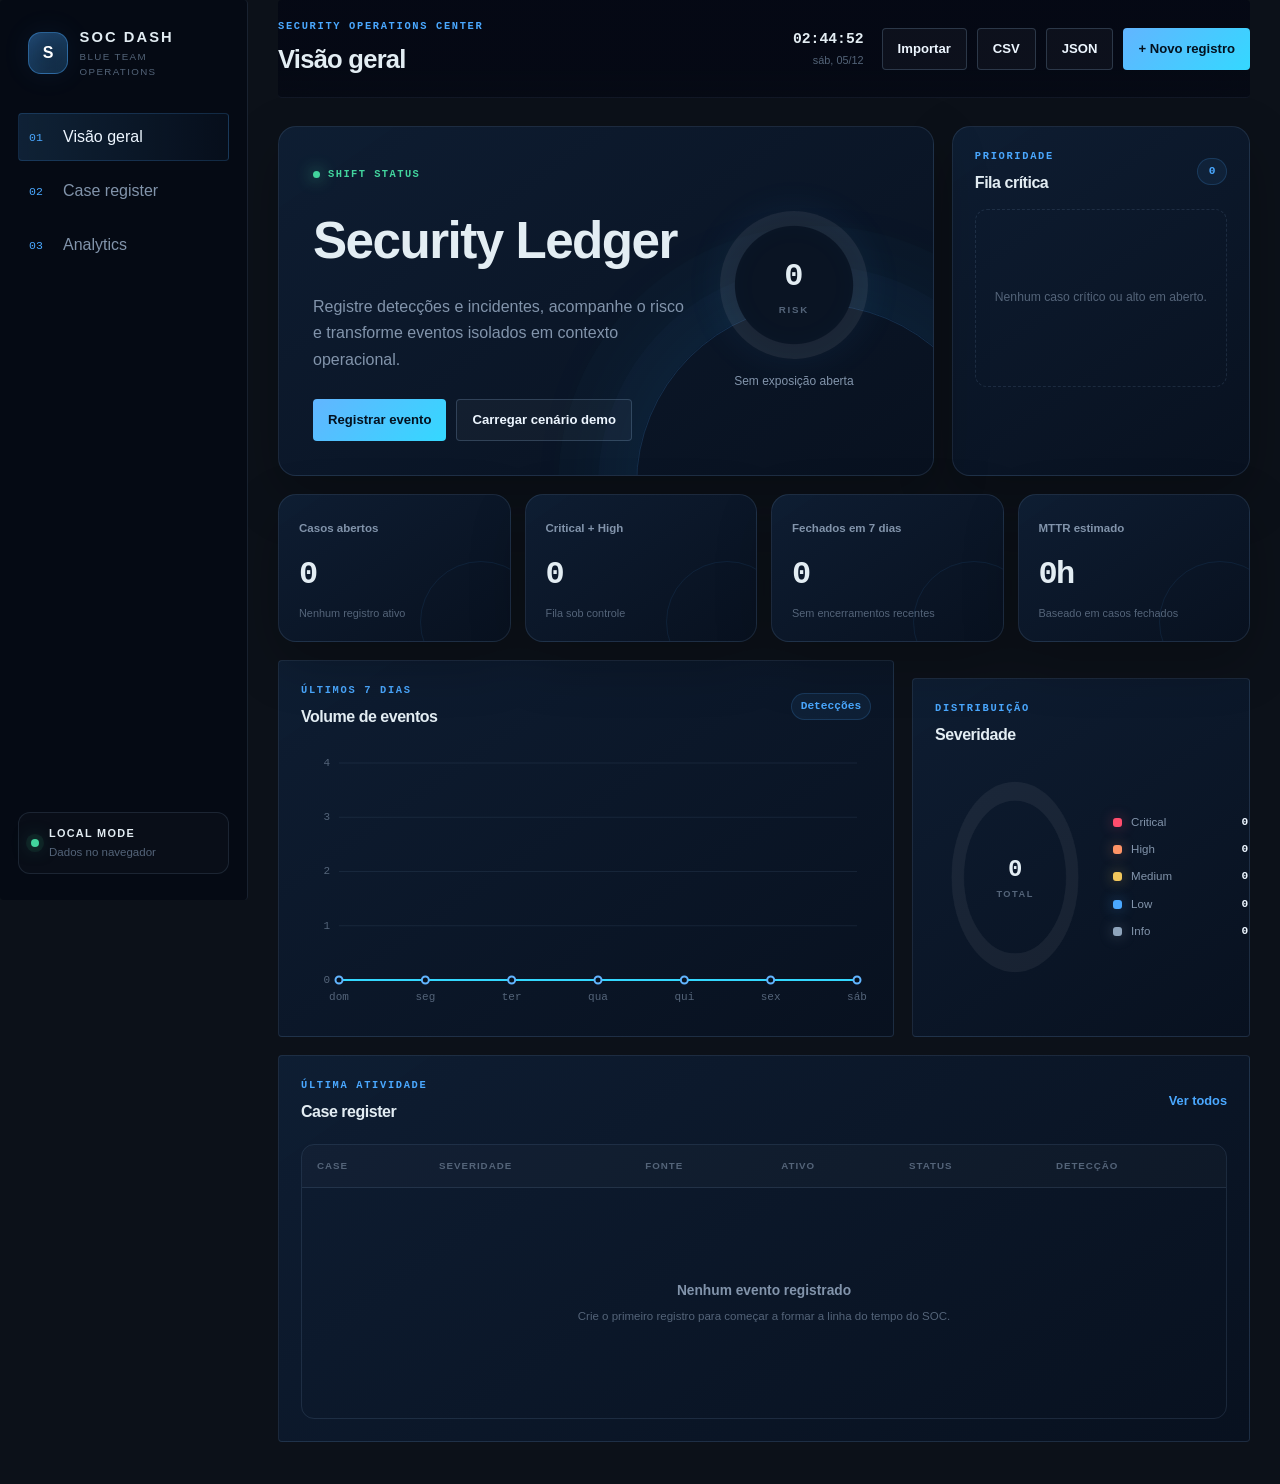
<file: index.html>
<!doctype html>
<html lang="pt-BR">
<head>
  <meta charset="utf-8">
  <meta name="viewport" content="width=device-width, initial-scale=1">
  <meta name="theme-color" content="#07101d">
  <meta name="description" content="Dashboard Blue Team para registro, triagem e acompanhamento de detecções e incidentes.">
  <meta http-equiv="Content-Security-Policy" content="default-src 'self'; script-src 'self'; style-src 'self'; img-src 'self' data:; connect-src 'self'; object-src 'none'; base-uri 'none'; form-action 'self'">
  <title>SOC DASH | Blue Team Operations</title>
  <link rel="icon" href="assets/shield.svg" type="image/svg+xml">
  <link rel="manifest" href="manifest.webmanifest">
  <link rel="stylesheet" href="assets/styles.css">
  <link rel="stylesheet" href="assets/print.css" media="print">
  <meta property="og:type" content="website">
  <meta property="og:title" content="SOC DASH | Blue Team Operations">
  <meta property="og:description" content="Operational Blue Team dashboard for registering, triaging and tracking detections and incidents.">
  <meta name="twitter:card" content="summary">
  <meta name="twitter:title" content="SOC DASH | Blue Team Operations">
  <meta name="twitter:description" content="Operational Blue Team dashboard for registering, triaging and tracking detections and incidents.">
  <link rel="stylesheet" href="security-shell.css">
  <meta name="referrer" content="strict-origin-when-cross-origin">
</head>
<body>
  <div class="app-shell">
    <aside class="sidebar" aria-label="Navegação principal">
      <a class="brand" href="#overview" aria-label="SOC DASH início">
        <span class="brand-mark" aria-hidden="true">S</span>
        <span class="brand-copy">
          <strong>SOC DASH</strong>
          <small>BLUE TEAM OPERATIONS</small>
        </span>
      </a>

      <nav class="nav">
        <button class="nav-item active" data-view="overview" type="button">
          <span class="nav-icon">01</span>
          <span>Visão geral</span>
        </button>
        <button class="nav-item" data-view="cases" type="button">
          <span class="nav-icon">02</span>
          <span>Case register</span>
        </button>
        <button class="nav-item" data-view="analytics" type="button">
          <span class="nav-icon">03</span>
          <span>Analytics</span>
        </button>
      </nav>

      <div class="sidebar-foot">
        <div class="system-status">
          <span class="pulse-dot" aria-hidden="true"></span>
          <div>
            <strong>LOCAL MODE</strong>
            <small>Dados no navegador</small>
          </div>
        </div>
        <button id="installAppButton" class="ghost-button hidden" type="button">Instalar painel</button>
      </div>
    </aside>

    <div class="workspace">
      <header class="topbar">
        <div>
          <p class="eyebrow">SECURITY OPERATIONS CENTER</p>
          <h1 id="viewTitle">Visão geral</h1>
        </div>

        <div class="topbar-actions">
          <div class="clock-card" aria-label="Horário local">
            <span id="liveClock">00:00:00</span>
            <small id="liveDate">00/00/0000</small>
          </div>
          <button id="importButton" class="secondary-button" type="button">Importar</button>
          <button id="csvButton" class="secondary-button" type="button">CSV</button>
          <button id="exportButton" class="secondary-button" type="button">JSON</button>
          <button id="openCaseButton" class="primary-button" type="button">+ Novo registro</button>
        </div>
      </header>

      <main>
        <section id="view-overview" class="view active" aria-labelledby="viewTitle">
          <div class="hero-grid">
            <article class="hero-card">
              <div class="hero-copy">
                <span class="signal-label"><span></span> SHIFT STATUS</span>
                <h2>Security Ledger</h2>
                <p>Registre detecções e incidentes, acompanhe o risco e transforme eventos isolados em contexto operacional.</p>
                <div class="hero-actions">
                  <button class="primary-button" data-open-case type="button">Registrar evento</button>
                  <button id="loadDemoButton" class="secondary-button" type="button">Carregar cenário demo</button>
                </div>
              </div>
              <div class="threat-gauge">
                <div class="gauge-ring" id="riskGauge" style="--risk: 0">
                  <div>
                    <strong id="riskScore">0</strong>
                    <span>RISK</span>
                  </div>
                </div>
                <p id="riskLabel">Sem exposição aberta</p>
              </div>
            </article>

            <article class="watch-card">
              <div class="section-head compact">
                <div>
                  <p class="eyebrow">PRIORIDADE</p>
                  <h3>Fila crítica</h3>
                </div>
                <span id="criticalQueueBadge" class="count-badge">0</span>
              </div>
              <div id="criticalQueue" class="critical-queue">
                <div class="empty-mini">Nenhum caso crítico ou alto em aberto.</div>
              </div>
            </article>
          </div>

          <section class="metrics-grid" aria-label="Indicadores SOC">
            <article class="metric-card">
              <span class="metric-label">Casos abertos</span>
              <strong id="metricOpen">0</strong>
              <small id="metricOpenMeta">Nenhum registro ativo</small>
            </article>
            <article class="metric-card">
              <span class="metric-label">Critical + High</span>
              <strong id="metricHigh">0</strong>
              <small id="metricHighMeta">Fila sob controle</small>
            </article>
            <article class="metric-card">
              <span class="metric-label">Fechados em 7 dias</span>
              <strong id="metricClosed">0</strong>
              <small id="metricClosedMeta">Sem encerramentos recentes</small>
            </article>
            <article class="metric-card">
              <span class="metric-label">MTTR estimado</span>
              <strong id="metricMttr">0h</strong>
              <small id="metricMttrMeta">Baseado em casos fechados</small>
            </article>
          </section>

          <div class="analytics-grid">
            <article class="panel chart-panel">
              <div class="section-head">
                <div>
                  <p class="eyebrow">ÚLTIMOS 7 DIAS</p>
                  <h3>Volume de eventos</h3>
                </div>
                <span class="panel-chip">Detecções</span>
              </div>
              <div class="canvas-wrap">
                <canvas id="trendChart" width="760" height="280" aria-label="Gráfico de volume de eventos nos últimos sete dias"></canvas>
              </div>
            </article>

            <article class="panel severity-panel">
              <div class="section-head">
                <div>
                  <p class="eyebrow">DISTRIBUIÇÃO</p>
                  <h3>Severidade</h3>
                </div>
              </div>
              <div class="donut-layout">
                <div class="canvas-wrap donut-wrap">
                  <canvas id="severityChart" width="260" height="260" aria-label="Gráfico de distribuição por severidade"></canvas>
                  <div class="donut-center">
                    <strong id="donutTotal">0</strong>
                    <span>TOTAL</span>
                  </div>
                </div>
                <div id="severityLegend" class="legend"></div>
              </div>
            </article>
          </div>

          <article class="panel">
            <div class="section-head">
              <div>
                <p class="eyebrow">ÚLTIMA ATIVIDADE</p>
                <h3>Case register</h3>
              </div>
              <button class="text-button" data-go-view="cases" type="button">Ver todos</button>
            </div>
            <div class="table-wrap">
              <table>
                <thead>
                  <tr>
                    <th>Case</th>
                    <th>Severidade</th>
                    <th>Fonte</th>
                    <th>Ativo</th>
                    <th>Status</th>
                    <th>Detecção</th>
                  </tr>
                </thead>
                <tbody id="recentCasesBody"></tbody>
              </table>
              <div id="recentEmpty" class="empty-state">
                <strong>Nenhum evento registrado</strong>
                <p>Crie o primeiro registro para começar a formar a linha do tempo do SOC.</p>
              </div>
            </div>
          </article>
        </section>

        <section id="view-cases" class="view" aria-labelledby="viewTitle">
          <article class="panel">
            <div class="case-toolbar">
              <div class="search-box">
                <label for="caseSearch">Buscar</label>
                <input id="caseSearch" type="search" placeholder="Título, ativo, usuário, IOC, MITRE">
              </div>
              <div class="filter-row">
                <label>
                  Severidade
                  <select id="severityFilter">
                    <option value="all">Todas</option>
                    <option value="Critical">Critical</option>
                    <option value="High">High</option>
                    <option value="Medium">Medium</option>
                    <option value="Low">Low</option>
                    <option value="Info">Info</option>
                  </select>
                </label>
                <label>
                  Status
                  <select id="statusFilter">
                    <option value="all">Todos</option>
                    <option value="New">New</option>
                    <option value="Investigating">Investigating</option>
                    <option value="Contained">Contained</option>
                    <option value="Closed">Closed</option>
                  </select>
                </label>
                <label>
                  Fonte
                  <select id="sourceFilter">
                    <option value="all">Todas</option>
                  </select>
                </label>
              </div>
            </div>

            <div class="table-wrap large">
              <table>
                <thead>
                  <tr>
                    <th>Case</th>
                    <th>Tipo</th>
                    <th>Severidade</th>
                    <th>Fonte</th>
                    <th>Ativo</th>
                    <th>MITRE</th>
                    <th>Status</th>
                    <th>Detecção</th>
                  </tr>
                </thead>
                <tbody id="allCasesBody"></tbody>
              </table>
              <div id="allCasesEmpty" class="empty-state">
                <strong>Nenhum resultado</strong>
                <p>Ajuste os filtros ou registre um novo evento.</p>
              </div>
            </div>
          </article>
        </section>

        <section id="view-analytics" class="view" aria-labelledby="viewTitle">
          <div class="analytics-grid">
            <article class="panel chart-panel">
              <div class="section-head">
                <div>
                  <p class="eyebrow">TELEMETRIA</p>
                  <h3>Eventos por fonte</h3>
                </div>
              </div>
              <div id="sourceBars" class="bar-list"></div>
            </article>

            <article class="panel chart-panel">
              <div class="section-head">
                <div>
                  <p class="eyebrow">MITRE ATT&CK</p>
                  <h3>Táticas mais vistas</h3>
                </div>
              </div>
              <div id="mitreBars" class="bar-list"></div>
            </article>
          </div>

          <div class="analytics-grid">
            <article class="panel chart-panel">
              <div class="section-head">
                <div>
                  <p class="eyebrow">STATUS</p>
                  <h3>Fluxo operacional</h3>
                </div>
              </div>
              <div id="statusFlow" class="status-flow"></div>
            </article>

            <article class="panel chart-panel">
              <div class="section-head">
                <div>
                  <p class="eyebrow">HIGIENE</p>
                  <h3>Qualidade dos registros</h3>
                </div>
              </div>
              <div class="quality-score">
                <strong id="qualityScore">0%</strong>
                <div class="quality-track"><span id="qualityBar"></span></div>
                <p id="qualityText">Adicione dados para medir a completude.</p>
              </div>
            </article>
          </div>
        </section>
      </main>
    </div>
  </div>

  <dialog id="caseDialog" class="case-dialog" aria-labelledby="caseDialogTitle">
    <form id="caseForm" method="dialog" novalidate>
      <div class="dialog-head">
        <div>
          <p class="eyebrow">NOVO REGISTRO</p>
          <h2 id="caseDialogTitle">Adicionar ao Security Ledger</h2>
        </div>
        <button class="icon-button" id="closeCaseButton" type="button" aria-label="Fechar">×</button>
      </div>

      <div class="form-grid">
        <label class="span-2">
          Título
          <input id="caseTitle" name="title" maxlength="100" required placeholder="Ex: PowerShell suspeito em endpoint">
        </label>

        <label>
          Tipo
          <select id="caseType" name="type" required>
            <option value="Detection">Detection</option>
            <option value="Incident">Incident</option>
            <option value="Hunt">Hunt</option>
            <option value="Case">Case</option>
          </select>
        </label>

        <label>
          Severidade
          <select id="caseSeverity" name="severity" required>
            <option value="Critical">Critical</option>
            <option value="High">High</option>
            <option value="Medium" selected>Medium</option>
            <option value="Low">Low</option>
            <option value="Info">Info</option>
          </select>
        </label>

        <label>
          Fonte
          <select id="caseSource" name="source" required>
            <option>Microsoft Sentinel</option>
            <option>Microsoft Defender</option>
            <option>Entra ID</option>
            <option>Firewall</option>
            <option>Email Security</option>
            <option>EDR</option>
            <option>SIEM</option>
            <option>Manual Hunt</option>
            <option>Other</option>
          </select>
        </label>

        <label>
          Status
          <select id="caseStatus" name="status" required>
            <option value="New">New</option>
            <option value="Investigating">Investigating</option>
            <option value="Contained">Contained</option>
            <option value="Closed">Closed</option>
          </select>
        </label>

        <label>
          Ativo
          <input id="caseAsset" name="asset" maxlength="80" placeholder="HOSTNAME ou IP">
        </label>

        <label>
          Identidade
          <input id="caseIdentity" name="identity" maxlength="100" placeholder="usuario@empresa.com">
        </label>

        <label>
          MITRE ATT&CK
          <select id="caseMitre" name="mitre">
            <option value="">Não classificado</option>
            <option>Initial Access</option>
            <option>Execution</option>
            <option>Persistence</option>
            <option>Privilege Escalation</option>
            <option>Defense Evasion</option>
            <option>Credential Access</option>
            <option>Discovery</option>
            <option>Lateral Movement</option>
            <option>Collection</option>
            <option>Command and Control</option>
            <option>Exfiltration</option>
            <option>Impact</option>
          </select>
        </label>

        <label>
          Detectado em
          <input id="caseDetectedAt" name="detectedAt" type="datetime-local" required>
        </label>

        <label class="span-2">
          IOC ou evidência
          <input id="caseIoc" name="ioc" maxlength="180" placeholder="Hash, domínio, IP, processo, URL ou evidência principal">
        </label>

        <label>
          Analista
          <input id="caseAnalyst" name="analyst" maxlength="80" placeholder="Nome ou handle">
        </label>

        <label class="span-2">
          Notas
          <textarea id="caseNotes" name="notes" maxlength="1200" rows="4" placeholder="Contexto, hipótese, ação tomada e próximos passos"></textarea>
        </label>
      </div>

      <p id="formError" class="form-error" role="alert"></p>

      <div class="dialog-actions">
        <button id="cancelCaseButton" class="secondary-button" type="button">Cancelar</button>
        <button class="primary-button" type="submit">Salvar registro</button>
      </div>
    </form>
  </dialog>

  <dialog id="detailDialog" class="detail-dialog" aria-labelledby="detailTitle">
    <div class="dialog-head">
      <div>
        <p class="eyebrow">CASE DETAIL</p>
        <h2 id="detailTitle">Registro</h2>
      </div>
      <button id="closeDetailButton" class="icon-button" type="button" aria-label="Fechar">×</button>
    </div>
    <div id="detailContent"></div>
  </dialog>

  <input id="importFile" class="visually-hidden" type="file" accept="application/json">

  <div id="toast" class="toast" role="status" aria-live="polite"></div>

  <script src="assets/app.js" defer></script>
  <script src="assets/shortcuts.js" defer></script>
</body>
</html>
</file>
<file: assets/styles.css>
:root {
  color-scheme: dark;
  --bg: #050914;
  --bg-soft: #08111f;
  --panel: rgba(11, 22, 38, 0.86);
  --panel-strong: #0c1728;
  --panel-hover: #101f34;
  --line: rgba(142, 178, 218, 0.14);
  --line-strong: rgba(142, 178, 218, 0.24);
  --text: #edf6ff;
  --muted: #8294ab;
  --faint: #546479;
  --blue: #4aa8ff;
  --cyan: #34d8ff;
  --green: #42d49d;
  --yellow: #f6c75d;
  --orange: #ff9966;
  --red: #ff5d75;
  --critical: #ff4d6d;
  --high: #ff9466;
  --medium: #f2c75c;
  --low: #4aa8ff;
  --info: #8ea4bb;
  --radius: 18px;
  --shadow: 0 20px 55px rgba(0, 0, 0, 0.24);
  font-family: Inter, ui-sans-serif, system-ui, -apple-system, BlinkMacSystemFont, "Segoe UI", sans-serif;
}

* {
  box-sizing: border-box;
}

html {
  background: var(--bg);
  scroll-behavior: smooth;
}

body {
  margin: 0;
  min-width: 320px;
  min-height: 100vh;
  color: var(--text);
  background:
    radial-gradient(circle at 18% 0%, rgba(16, 78, 154, 0.22), transparent 28%),
    radial-gradient(circle at 92% 12%, rgba(0, 187, 255, 0.09), transparent 22%),
    linear-gradient(180deg, #050914 0%, #060b15 100%);
}

body::before {
  content: "";
  position: fixed;
  inset: 0;
  pointer-events: none;
  opacity: 0.15;
  background-image:
    linear-gradient(rgba(255, 255, 255, 0.018) 1px, transparent 1px),
    linear-gradient(90deg, rgba(255, 255, 255, 0.018) 1px, transparent 1px);
  background-size: 32px 32px;
  mask-image: linear-gradient(to bottom, black 0%, transparent 72%);
}

button,
input,
select,
textarea {
  font: inherit;
}

button {
  color: inherit;
}

button,
select {
  cursor: pointer;
}

a {
  color: inherit;
  text-decoration: none;
}

.app-shell {
  display: grid;
  grid-template-columns: 248px minmax(0, 1fr);
  min-height: 100vh;
}

.sidebar {
  position: sticky;
  top: 0;
  z-index: 10;
  display: flex;
  flex-direction: column;
  height: 100vh;
  padding: 26px 18px;
  border-right: 1px solid var(--line);
  background: rgba(5, 10, 20, 0.78);
  backdrop-filter: blur(24px);
}

.brand {
  display: flex;
  align-items: center;
  gap: 12px;
  padding: 0 10px;
  margin-bottom: 34px;
}

.brand-mark {
  display: grid;
  width: 42px;
  height: 42px;
  place-items: center;
  border: 1px solid rgba(74, 168, 255, 0.44);
  border-radius: 13px;
  color: #fff;
  background:
    linear-gradient(145deg, rgba(74, 168, 255, 0.28), rgba(52, 216, 255, 0.06)),
    #0a1628;
  box-shadow: inset 0 0 24px rgba(74, 168, 255, 0.12), 0 0 30px rgba(74, 168, 255, 0.08);
  font-weight: 900;
  letter-spacing: -0.04em;
}

.brand-copy {
  display: grid;
  gap: 2px;
}

.brand-copy strong {
  font-size: 0.92rem;
  letter-spacing: 0.14em;
}

.brand-copy small {
  color: var(--faint);
  font-size: 0.61rem;
  letter-spacing: 0.14em;
}

.nav {
  display: grid;
  gap: 6px;
}

.nav-item {
  display: grid;
  grid-template-columns: 34px 1fr;
  align-items: center;
  min-height: 48px;
  padding: 8px 10px;
  border: 1px solid transparent;
  border-radius: 12px;
  color: var(--muted);
  background: transparent;
  text-align: left;
  transition: 160ms ease;
}

.nav-item:hover {
  color: var(--text);
  background: rgba(255, 255, 255, 0.03);
}

.nav-item.active {
  color: var(--text);
  border-color: rgba(74, 168, 255, 0.18);
  background: linear-gradient(90deg, rgba(74, 168, 255, 0.15), rgba(74, 168, 255, 0.03));
}

.nav-icon {
  color: var(--blue);
  font-family: ui-monospace, SFMono-Regular, Menlo, monospace;
  font-size: 0.72rem;
}

.sidebar-foot {
  display: grid;
  gap: 12px;
  margin-top: auto;
}

.system-status {
  display: flex;
  align-items: center;
  gap: 10px;
  padding: 12px;
  border: 1px solid var(--line);
  border-radius: 12px;
  background: rgba(255, 255, 255, 0.02);
}

.system-status div {
  display: grid;
  gap: 2px;
}

.system-status strong {
  font-size: 0.68rem;
  letter-spacing: 0.12em;
}

.system-status small {
  color: var(--faint);
  font-size: 0.72rem;
}

.pulse-dot {
  width: 8px;
  height: 8px;
  border-radius: 50%;
  background: var(--green);
  box-shadow: 0 0 0 5px rgba(66, 212, 157, 0.08), 0 0 18px rgba(66, 212, 157, 0.5);
}

.workspace {
  min-width: 0;
  padding: 0 30px 42px;
}

.topbar {
  position: sticky;
  top: 0;
  z-index: 9;
  display: flex;
  align-items: center;
  justify-content: space-between;
  min-height: 98px;
  padding: 18px 0;
  border-bottom: 1px solid rgba(142, 178, 218, 0.09);
  background: linear-gradient(180deg, rgba(5, 9, 20, 0.96) 70%, rgba(5, 9, 20, 0.78));
  backdrop-filter: blur(18px);
}

.topbar h1,
.dialog-head h2,
.hero-copy h2,
.section-head h3 {
  margin: 0;
  letter-spacing: -0.03em;
}

.topbar h1 {
  font-size: clamp(1.35rem, 2vw, 1.9rem);
}

.eyebrow {
  margin: 0 0 6px;
  color: var(--blue);
  font-family: ui-monospace, SFMono-Regular, Menlo, monospace;
  font-size: 0.65rem;
  font-weight: 800;
  letter-spacing: 0.16em;
}

.topbar-actions {
  display: flex;
  align-items: center;
  gap: 10px;
}

.clock-card {
  display: grid;
  justify-items: end;
  min-width: 118px;
  padding-right: 8px;
}

.clock-card span {
  font-family: ui-monospace, SFMono-Regular, Menlo, monospace;
  font-size: 0.92rem;
  font-weight: 800;
}

.clock-card small {
  margin-top: 2px;
  color: var(--faint);
  font-size: 0.68rem;
}

button {
  border: 0;
}

.primary-button,
.secondary-button,
.ghost-button,
.text-button,
.icon-button {
  transition: 160ms ease;
}

.primary-button,
.secondary-button,
.ghost-button {
  min-height: 42px;
  padding: 0 15px;
  border-radius: 11px;
  font-weight: 800;
  font-size: 0.82rem;
}

.primary-button {
  color: #03111f;
  background: linear-gradient(135deg, #62b5ff, #34d8ff);
  box-shadow: 0 10px 28px rgba(52, 216, 255, 0.12);
}

.primary-button:hover {
  transform: translateY(-1px);
  filter: brightness(1.08);
}

.secondary-button {
  border: 1px solid var(--line-strong);
  color: var(--text);
  background: rgba(255, 255, 255, 0.035);
}

.secondary-button:hover,
.ghost-button:hover {
  border-color: rgba(74, 168, 255, 0.4);
  background: rgba(74, 168, 255, 0.08);
}

.ghost-button {
  width: 100%;
  border: 1px solid var(--line);
  color: var(--muted);
  background: transparent;
}

.text-button {
  padding: 8px 0;
  color: var(--blue);
  background: transparent;
  font-size: 0.8rem;
  font-weight: 800;
}

.text-button:hover {
  color: var(--cyan);
}

.icon-button {
  display: grid;
  width: 38px;
  height: 38px;
  place-items: center;
  border-radius: 10px;
  color: var(--muted);
  background: rgba(255, 255, 255, 0.04);
  font-size: 1.4rem;
}

.icon-button:hover {
  color: var(--text);
  background: rgba(255, 255, 255, 0.08);
}

main {
  padding-top: 28px;
}

.view {
  display: none;
}

.view.active {
  display: block;
  animation: viewIn 220ms ease;
}

@keyframes viewIn {
  from {
    opacity: 0;
    transform: translateY(5px);
  }
  to {
    opacity: 1;
    transform: translateY(0);
  }
}

.hero-grid {
  display: grid;
  grid-template-columns: minmax(0, 1.65fr) minmax(280px, 0.75fr);
  gap: 18px;
}

.hero-card,
.watch-card,
.panel,
.metric-card {
  border: 1px solid var(--line);
  border-radius: var(--radius);
  background:
    linear-gradient(145deg, rgba(15, 31, 53, 0.86), rgba(8, 17, 31, 0.88)),
    var(--panel);
  box-shadow: var(--shadow);
}

.hero-card {
  position: relative;
  overflow: hidden;
  display: grid;
  grid-template-columns: minmax(0, 1fr) 210px;
  min-height: 285px;
  padding: 34px;
}

.hero-card::before {
  content: "";
  position: absolute;
  right: -10%;
  bottom: -55%;
  width: 360px;
  height: 360px;
  border: 1px solid rgba(74, 168, 255, 0.18);
  border-radius: 50%;
  box-shadow:
    0 0 0 38px rgba(74, 168, 255, 0.022),
    0 0 0 78px rgba(74, 168, 255, 0.016),
    0 0 120px rgba(0, 154, 255, 0.1);
}

.hero-copy,
.threat-gauge {
  position: relative;
  z-index: 1;
}

.signal-label {
  display: inline-flex;
  align-items: center;
  gap: 8px;
  color: var(--green);
  font-family: ui-monospace, SFMono-Regular, Menlo, monospace;
  font-size: 0.65rem;
  font-weight: 800;
  letter-spacing: 0.14em;
}

.signal-label span {
  width: 7px;
  height: 7px;
  border-radius: 50%;
  background: currentColor;
  box-shadow: 0 0 16px currentColor;
}

.hero-copy h2 {
  margin-top: 18px;
  font-size: clamp(2rem, 4vw, 3.65rem);
  font-weight: 850;
}

.hero-copy p {
  max-width: 620px;
  margin: 14px 0 0;
  color: var(--muted);
  line-height: 1.65;
}

.hero-actions {
  display: flex;
  flex-wrap: wrap;
  gap: 10px;
  margin-top: 26px;
}

.threat-gauge {
  display: grid;
  align-content: center;
  justify-items: center;
  gap: 13px;
}

.gauge-ring {
  --risk: 0;
  display: grid;
  width: 148px;
  height: 148px;
  place-items: center;
  border-radius: 50%;
  background:
    radial-gradient(circle at center, #0a1423 56%, transparent 57%),
    conic-gradient(var(--gauge-color, var(--blue)) calc(var(--risk) * 1%), rgba(255, 255, 255, 0.07) 0);
  box-shadow: inset 0 0 40px rgba(74, 168, 255, 0.05), 0 0 40px rgba(74, 168, 255, 0.07);
}

.gauge-ring div {
  display: grid;
  justify-items: center;
}

.gauge-ring strong {
  font-family: ui-monospace, SFMono-Regular, Menlo, monospace;
  font-size: 2rem;
}

.gauge-ring span {
  margin-top: 2px;
  color: var(--faint);
  font-size: 0.61rem;
  font-weight: 900;
  letter-spacing: 0.18em;
}

.threat-gauge p {
  margin: 0;
  color: var(--muted);
  font-size: 0.75rem;
  text-align: center;
}

.watch-card {
  min-height: 285px;
  padding: 22px;
}

.section-head {
  display: flex;
  align-items: center;
  justify-content: space-between;
  gap: 14px;
  margin-bottom: 20px;
}

.section-head.compact {
  margin-bottom: 14px;
}

.section-head h3 {
  font-size: 1rem;
}

.count-badge,
.panel-chip {
  display: inline-grid;
  place-items: center;
  min-width: 30px;
  min-height: 27px;
  padding: 0 9px;
  border: 1px solid rgba(74, 168, 255, 0.18);
  border-radius: 999px;
  color: var(--blue);
  background: rgba(74, 168, 255, 0.07);
  font-family: ui-monospace, SFMono-Regular, Menlo, monospace;
  font-size: 0.7rem;
  font-weight: 800;
}

.critical-queue {
  display: grid;
  gap: 9px;
}

.queue-item {
  display: grid;
  grid-template-columns: 5px minmax(0, 1fr) auto;
  gap: 11px;
  align-items: center;
  padding: 12px;
  border: 1px solid var(--line);
  border-radius: 12px;
  background: rgba(255, 255, 255, 0.025);
  cursor: pointer;
}

.queue-item:hover {
  background: rgba(255, 255, 255, 0.05);
}

.queue-accent {
  align-self: stretch;
  border-radius: 999px;
  background: var(--accent, var(--blue));
}

.queue-copy {
  min-width: 0;
}

.queue-copy strong,
.queue-copy small {
  display: block;
  overflow: hidden;
  text-overflow: ellipsis;
  white-space: nowrap;
}

.queue-copy strong {
  font-size: 0.78rem;
}

.queue-copy small {
  margin-top: 4px;
  color: var(--faint);
  font-size: 0.68rem;
}

.queue-time {
  color: var(--faint);
  font-family: ui-monospace, SFMono-Regular, Menlo, monospace;
  font-size: 0.64rem;
}

.empty-mini {
  display: grid;
  min-height: 178px;
  place-items: center;
  color: var(--faint);
  border: 1px dashed var(--line);
  border-radius: 12px;
  font-size: 0.76rem;
  text-align: center;
}

.metrics-grid {
  display: grid;
  grid-template-columns: repeat(4, minmax(0, 1fr));
  gap: 14px;
  margin-top: 18px;
}

.metric-card {
  position: relative;
  overflow: hidden;
  min-height: 138px;
  padding: 20px;
}

.metric-card::after {
  content: "";
  position: absolute;
  right: -32px;
  bottom: -42px;
  width: 120px;
  height: 120px;
  border: 1px solid rgba(74, 168, 255, 0.09);
  border-radius: 50%;
}

.metric-label {
  color: var(--muted);
  font-size: 0.72rem;
  font-weight: 700;
}

.metric-card strong {
  display: block;
  margin-top: 12px;
  font-family: ui-monospace, SFMono-Regular, Menlo, monospace;
  font-size: 2rem;
  letter-spacing: -0.05em;
}

.metric-card small {
  display: block;
  margin-top: 6px;
  color: var(--faint);
  font-size: 0.68rem;
}

.analytics-grid {
  display: grid;
  grid-template-columns: minmax(0, 1.55fr) minmax(320px, 0.85fr);
  gap: 18px;
  margin-top: 18px;
}

.panel {
  padding: 22px;
}

.chart-panel {
  min-height: 370px;
}

.canvas-wrap {
  position: relative;
  width: 100%;
  min-height: 265px;
}

.canvas-wrap canvas {
  display: block;
  width: 100%;
  height: auto;
  max-height: 290px;
}

.donut-layout {
  display: grid;
  grid-template-columns: minmax(160px, 0.82fr) minmax(135px, 1fr);
  align-items: center;
  gap: 18px;
}

.donut-wrap {
  display: grid;
  min-height: auto;
  place-items: center;
}

.donut-wrap canvas {
  grid-area: 1 / 1;
  max-width: 220px;
}

.donut-center {
  grid-area: 1 / 1;
  z-index: 1;
  display: grid;
  justify-items: center;
  pointer-events: none;
}

.donut-center strong {
  font-family: ui-monospace, SFMono-Regular, Menlo, monospace;
  font-size: 1.5rem;
}

.donut-center span {
  color: var(--faint);
  font-size: 0.58rem;
  font-weight: 900;
  letter-spacing: 0.16em;
}

.legend {
  display: grid;
  gap: 10px;
}

.legend-row {
  display: grid;
  grid-template-columns: 9px 1fr auto;
  gap: 9px;
  align-items: center;
  color: var(--muted);
  font-size: 0.72rem;
}

.legend-dot {
  width: 9px;
  height: 9px;
  border-radius: 3px;
  background: var(--legend-color);
  box-shadow: 0 0 14px color-mix(in srgb, var(--legend-color) 40%, transparent);
}

.legend-row strong {
  color: var(--text);
  font-family: ui-monospace, SFMono-Regular, Menlo, monospace;
  font-size: 0.7rem;
}

.panel + .panel,
.analytics-grid + .panel,
.metrics-grid + .panel,
.hero-grid + .panel {
  margin-top: 18px;
}

.table-wrap {
  overflow-x: auto;
  border: 1px solid var(--line);
  border-radius: 13px;
}

.table-wrap.large {
  min-height: 420px;
}

table {
  width: 100%;
  border-collapse: collapse;
  min-width: 790px;
}

th,
td {
  padding: 14px 15px;
  border-bottom: 1px solid var(--line);
  text-align: left;
  vertical-align: middle;
}

th {
  color: var(--faint);
  background: rgba(255, 255, 255, 0.018);
  font-size: 0.61rem;
  font-weight: 900;
  letter-spacing: 0.1em;
  text-transform: uppercase;
}

td {
  color: var(--muted);
  font-size: 0.75rem;
}

tbody tr {
  cursor: pointer;
  transition: 120ms ease;
}

tbody tr:hover {
  background: rgba(74, 168, 255, 0.04);
}

tbody tr:last-child td {
  border-bottom: 0;
}

.case-cell {
  display: grid;
  gap: 3px;
}

.case-cell strong {
  color: var(--text);
  font-size: 0.76rem;
}

.case-cell small {
  color: var(--faint);
  font-family: ui-monospace, SFMono-Regular, Menlo, monospace;
  font-size: 0.62rem;
}

.badge {
  display: inline-flex;
  align-items: center;
  gap: 6px;
  min-height: 25px;
  padding: 0 9px;
  border: 1px solid color-mix(in srgb, var(--badge-color) 28%, transparent);
  border-radius: 999px;
  color: var(--badge-color);
  background: color-mix(in srgb, var(--badge-color) 7%, transparent);
  font-family: ui-monospace, SFMono-Regular, Menlo, monospace;
  font-size: 0.63rem;
  font-weight: 800;
}

.badge::before {
  content: "";
  width: 5px;
  height: 5px;
  border-radius: 50%;
  background: currentColor;
  box-shadow: 0 0 9px currentColor;
}

.status-badge {
  --badge-color: var(--muted);
}

.empty-state {
  display: grid;
  min-height: 230px;
  place-items: center;
  align-content: center;
  gap: 7px;
  padding: 32px;
  color: var(--faint);
  text-align: center;
}

.empty-state strong {
  color: var(--muted);
  font-size: 0.86rem;
}

.empty-state p {
  max-width: 430px;
  margin: 0;
  font-size: 0.72rem;
  line-height: 1.5;
}

.case-toolbar {
  display: flex;
  align-items: end;
  justify-content: space-between;
  gap: 16px;
  margin-bottom: 18px;
}

.search-box {
  flex: 1 1 420px;
}

.search-box label,
.filter-row label {
  display: grid;
  gap: 7px;
  color: var(--faint);
  font-size: 0.66rem;
  font-weight: 800;
  letter-spacing: 0.05em;
}

.filter-row {
  display: flex;
  flex-wrap: wrap;
  gap: 9px;
}

input,
select,
textarea {
  width: 100%;
  border: 1px solid var(--line-strong);
  border-radius: 10px;
  outline: none;
  color: var(--text);
  background: #091421;
  transition: 140ms ease;
}

input,
select {
  min-height: 42px;
  padding: 0 12px;
}

textarea {
  resize: vertical;
  padding: 11px 12px;
  line-height: 1.5;
}

input::placeholder,
textarea::placeholder {
  color: #4c5d73;
}

input:focus,
select:focus,
textarea:focus {
  border-color: rgba(74, 168, 255, 0.58);
  box-shadow: 0 0 0 3px rgba(74, 168, 255, 0.08);
}

.bar-list {
  display: grid;
  gap: 15px;
}

.bar-row {
  display: grid;
  gap: 7px;
}

.bar-meta {
  display: flex;
  align-items: center;
  justify-content: space-between;
  gap: 12px;
  color: var(--muted);
  font-size: 0.73rem;
}

.bar-meta strong {
  color: var(--text);
  font-family: ui-monospace, SFMono-Regular, Menlo, monospace;
  font-size: 0.7rem;
}

.bar-track,
.quality-track {
  overflow: hidden;
  height: 7px;
  border-radius: 999px;
  background: rgba(255, 255, 255, 0.055);
}

.bar-track span,
.quality-track span {
  display: block;
  width: var(--width, 0%);
  height: 100%;
  border-radius: inherit;
  background: linear-gradient(90deg, var(--blue), var(--cyan));
  box-shadow: 0 0 18px rgba(52, 216, 255, 0.16);
  transition: width 300ms ease;
}

.status-flow {
  display: grid;
  grid-template-columns: repeat(4, 1fr);
  gap: 10px;
}

.flow-card {
  position: relative;
  min-height: 120px;
  padding: 16px;
  border: 1px solid var(--line);
  border-radius: 13px;
  background: rgba(255, 255, 255, 0.024);
}

.flow-card span {
  color: var(--faint);
  font-size: 0.65rem;
}

.flow-card strong {
  display: block;
  margin-top: 18px;
  font-family: ui-monospace, SFMono-Regular, Menlo, monospace;
  font-size: 1.8rem;
}

.flow-card small {
  display: block;
  margin-top: 3px;
  color: var(--muted);
  font-size: 0.62rem;
}

.quality-score {
  display: grid;
  min-height: 250px;
  align-content: center;
  gap: 15px;
}

.quality-score > strong {
  font-family: ui-monospace, SFMono-Regular, Menlo, monospace;
  font-size: 3rem;
  letter-spacing: -0.07em;
}

.quality-score p {
  margin: 0;
  color: var(--muted);
  font-size: 0.76rem;
  line-height: 1.6;
}

.case-dialog,
.detail-dialog {
  width: min(920px, calc(100vw - 28px));
  max-height: calc(100vh - 28px);
  padding: 0;
  border: 1px solid var(--line-strong);
  border-radius: 20px;
  color: var(--text);
  background:
    linear-gradient(145deg, rgba(14, 29, 49, 0.98), rgba(7, 15, 27, 0.99)),
    var(--panel-strong);
  box-shadow: 0 40px 120px rgba(0, 0, 0, 0.65);
}

.detail-dialog {
  width: min(760px, calc(100vw - 28px));
}

dialog::backdrop {
  background: rgba(1, 5, 12, 0.74);
  backdrop-filter: blur(8px);
}

.case-dialog form {
  padding: 24px;
}

.detail-dialog {
  padding: 24px;
}

.dialog-head {
  display: flex;
  align-items: start;
  justify-content: space-between;
  gap: 14px;
  margin-bottom: 22px;
}

.dialog-head h2 {
  font-size: 1.25rem;
}

.form-grid {
  display: grid;
  grid-template-columns: repeat(2, minmax(0, 1fr));
  gap: 15px;
}

.form-grid label {
  display: grid;
  gap: 7px;
  color: var(--muted);
  font-size: 0.7rem;
  font-weight: 700;
}

.form-grid .span-2 {
  grid-column: 1 / -1;
}

.form-error {
  min-height: 20px;
  margin: 13px 0 0;
  color: var(--red);
  font-size: 0.72rem;
}

.dialog-actions {
  display: flex;
  justify-content: flex-end;
  gap: 10px;
  margin-top: 8px;
}

.detail-grid {
  display: grid;
  grid-template-columns: repeat(2, minmax(0, 1fr));
  gap: 12px;
}

.detail-field {
  padding: 14px;
  border: 1px solid var(--line);
  border-radius: 12px;
  background: rgba(255, 255, 255, 0.022);
}

.detail-field.wide {
  grid-column: 1 / -1;
}

.detail-field span {
  display: block;
  margin-bottom: 7px;
  color: var(--faint);
  font-size: 0.62rem;
  font-weight: 900;
  letter-spacing: 0.08em;
  text-transform: uppercase;
}

.detail-field strong,
.detail-field p {
  overflow-wrap: anywhere;
}

.detail-field strong {
  color: var(--text);
  font-size: 0.78rem;
}

.detail-field p {
  margin: 0;
  color: var(--muted);
  font-size: 0.75rem;
  line-height: 1.6;
  white-space: pre-wrap;
}

.detail-actions {
  display: flex;
  flex-wrap: wrap;
  justify-content: space-between;
  gap: 10px;
  margin-top: 18px;
}

.detail-actions-group {
  display: flex;
  flex-wrap: wrap;
  gap: 8px;
}

.danger-button {
  min-height: 40px;
  padding: 0 13px;
  border: 1px solid rgba(255, 93, 117, 0.25);
  border-radius: 10px;
  color: var(--red);
  background: rgba(255, 93, 117, 0.06);
  font-size: 0.75rem;
  font-weight: 800;
}

.danger-button:hover {
  background: rgba(255, 93, 117, 0.12);
}

.toast {
  position: fixed;
  right: 22px;
  bottom: 22px;
  z-index: 60;
  max-width: min(390px, calc(100vw - 44px));
  padding: 13px 15px;
  border: 1px solid var(--line-strong);
  border-radius: 12px;
  color: var(--text);
  background: rgba(9, 20, 33, 0.96);
  box-shadow: var(--shadow);
  opacity: 0;
  transform: translateY(12px);
  pointer-events: none;
  transition: 180ms ease;
  font-size: 0.75rem;
}

.toast.show {
  opacity: 1;
  transform: translateY(0);
}

.hidden {
  display: none !important;
}

.visually-hidden {
  position: absolute !important;
  width: 1px !important;
  height: 1px !important;
  padding: 0 !important;
  margin: -1px !important;
  overflow: hidden !important;
  clip: rect(0, 0, 0, 0) !important;
  white-space: nowrap !important;
  border: 0 !important;
}

@media (max-width: 1180px) {
  .app-shell {
    grid-template-columns: 82px minmax(0, 1fr);
  }

  .sidebar {
    padding-inline: 13px;
  }

  .brand {
    justify-content: center;
    padding: 0;
  }

  .brand-copy,
  .nav-item span:last-child,
  .system-status div,
  .sidebar-foot .ghost-button {
    display: none;
  }

  .nav-item {
    grid-template-columns: 1fr;
    justify-items: center;
  }

  .nav-icon {
    font-size: 0.78rem;
  }

  .system-status {
    justify-content: center;
  }
}

@media (max-width: 980px) {
  .hero-grid,
  .analytics-grid {
    grid-template-columns: 1fr;
  }

  .metrics-grid {
    grid-template-columns: repeat(2, minmax(0, 1fr));
  }

  .watch-card {
    min-height: 0;
  }

  .empty-mini {
    min-height: 110px;
  }

  .case-toolbar {
    align-items: stretch;
    flex-direction: column;
  }

  .search-box {
    flex-basis: auto;
  }
}

@media (max-width: 720px) {
  .app-shell {
    display: block;
  }

  .sidebar {
    position: fixed;
    top: auto;
    right: 10px;
    bottom: 10px;
    left: 10px;
    z-index: 40;
    display: block;
    width: auto;
    height: auto;
    padding: 8px;
    border: 1px solid var(--line-strong);
    border-radius: 16px;
    background: rgba(6, 13, 24, 0.94);
    box-shadow: var(--shadow);
  }

  .brand,
  .sidebar-foot {
    display: none;
  }

  .nav {
    display: grid;
    grid-template-columns: repeat(3, 1fr);
    gap: 6px;
  }

  .nav-item {
    min-height: 46px;
    padding: 7px;
  }

  .nav-item span:last-child {
    display: block;
    font-size: 0.65rem;
    text-align: center;
  }

  .nav-icon {
    display: none;
  }

  .workspace {
    padding: 0 14px 98px;
  }

  .topbar {
    position: static;
    min-height: auto;
    align-items: flex-start;
    gap: 14px;
    padding: 20px 0;
  }

  .topbar-actions {
    align-items: stretch;
  }

  .clock-card,
  .topbar-actions .secondary-button {
    display: none;
  }

  main {
    padding-top: 18px;
  }

  .hero-card {
    grid-template-columns: 1fr;
    padding: 24px;
  }

  .threat-gauge {
    display: none;
  }

  .hero-copy h2 {
    font-size: 2.2rem;
  }

  .metrics-grid {
    grid-template-columns: 1fr 1fr;
    gap: 10px;
  }

  .metric-card {
    min-height: 122px;
    padding: 16px;
  }

  .metric-card strong {
    font-size: 1.65rem;
  }

  .panel,
  .watch-card {
    padding: 17px;
  }

  .donut-layout {
    grid-template-columns: 1fr;
  }

  .donut-wrap canvas {
    max-width: 190px;
  }

  .status-flow {
    grid-template-columns: 1fr 1fr;
  }

  .filter-row {
    display: grid;
    grid-template-columns: 1fr 1fr;
  }

  .filter-row label:last-child {
    grid-column: 1 / -1;
  }

  .form-grid,
  .detail-grid {
    grid-template-columns: 1fr;
  }

  .form-grid .span-2,
  .detail-field.wide {
    grid-column: auto;
  }

  .case-dialog form,
  .detail-dialog {
    padding: 18px;
  }
}

@media (max-width: 430px) {
  .topbar-actions .primary-button {
    min-width: 44px;
    padding: 0 11px;
    font-size: 0;
  }

  .topbar-actions .primary-button::after {
    content: "+";
    font-size: 1.15rem;
  }

  .metrics-grid {
    grid-template-columns: 1fr;
  }

  .metric-card {
    min-height: 108px;
  }

  .status-flow {
    grid-template-columns: 1fr;
  }
}

@media (prefers-reduced-motion: reduce) {
  *,
  *::before,
  *::after {
    scroll-behavior: auto !important;
    animation: none !important;
    transition: none !important;
  }
}
</file>
<file: assets/print.css>
@media print {
  :root {
    color-scheme: light;
  }

  body {
    color: #111827 !important;
    background: #ffffff !important;
  }

  body::before,
  .sidebar,
  .topbar-actions,
  .hero-actions,
  .text-button,
  .dialog-actions,
  .detail-actions,
  .toast {
    display: none !important;
  }

  .app-shell,
  .workspace,
  .hero-grid,
  .analytics-grid,
  .metrics-grid {
    display: block !important;
  }

  .workspace {
    padding: 0 !important;
  }

  .topbar {
    position: static !important;
    min-height: auto !important;
    border: 0 !important;
    background: #ffffff !important;
  }

  .view {
    display: none !important;
  }

  .view.active {
    display: block !important;
  }

  .hero-card,
  .watch-card,
  .panel,
  .metric-card,
  .detail-field {
    break-inside: avoid;
    margin: 0 0 12px !important;
    border: 1px solid #d1d5db !important;
    box-shadow: none !important;
    color: #111827 !important;
    background: #ffffff !important;
  }

  .metrics-grid {
    columns: 2;
    column-gap: 12px;
  }

  table {
    min-width: 0 !important;
  }

  th,
  td,
  .eyebrow,
  .metric-label,
  .metric-card small,
  .queue-copy small {
    color: #374151 !important;
  }

  .canvas-wrap,
  .donut-layout {
    break-inside: avoid;
  }
}
</file>
<file: security-shell.css>
/* Security portfolio design system: restrained, readable, keyboard-first.
   Styling alone is not a security boundary. Keep app behavior intact. */
:root {
  --portfolio-bg: #0c1119;
  --portfolio-panel: #151e29;
  --portfolio-border: #344454;
  --portfolio-ink: #e3edf3;
  --portfolio-muted: #a8bac8;
  --portfolio-action: #67d4b2;
  color-scheme: dark;
}
html {scroll-behavior: auto !important}
body {
  background: var(--portfolio-bg) !important;
  color: var(--portfolio-ink);
  font-family: ui-monospace, "Cascadia Code", "Consolas", "Segoe UI", sans-serif !important;
  line-height: 1.5;
}
:where(.noise, .grid-noise, .scanline, .boot-orbit, .world-grid) {
  opacity: 0 !important;
  pointer-events: none !important;
}
:where(.panel, .card, .tile, .mini-card, .hero, .sidebar, .topbar, .button, button, input, select, textarea) {
  border-radius: 4px !important;
  box-shadow: none !important;
  text-shadow: none !important;
}
:where(button, input, select, textarea) {font: inherit}
:where(button, a, [role="button"], input, select, textarea):focus-visible {
  outline: 3px solid var(--portfolio-action) !important;
  outline-offset: 3px;
}
:where(a) {text-underline-offset: .18em}
:where(p, small, .muted, .subtitle, .hint) {overflow-wrap: anywhere}
:where(.glass, .glassmorphism, .hologram) {
  backdrop-filter: none !important;
  -webkit-backdrop-filter: none !important;
}
@media (prefers-reduced-motion: reduce) {
  *, *::before, *::after {
    animation-duration: .01ms !important;
    transition-duration: .01ms !important;
    scroll-behavior: auto !important;
  }
}
</file>
